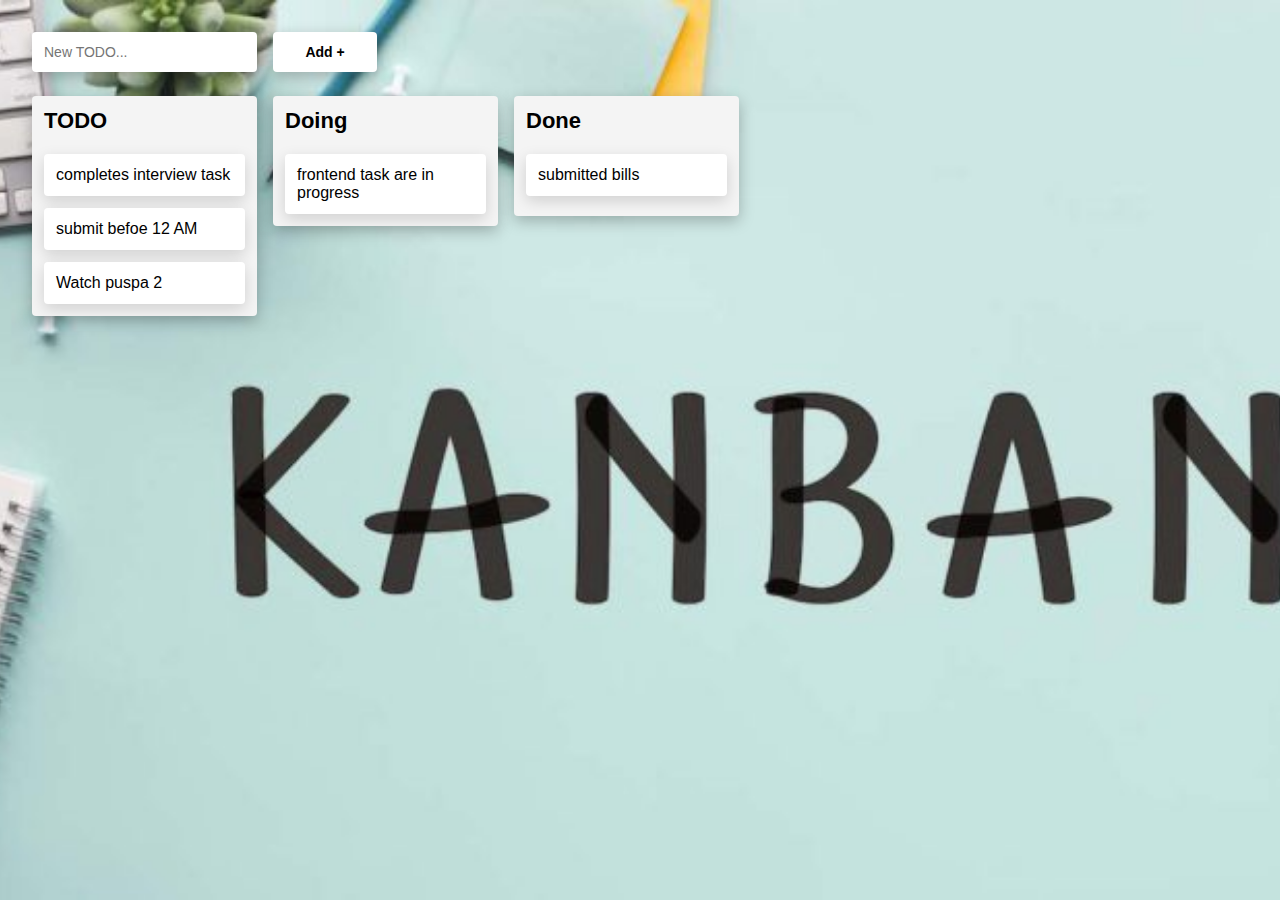
<file: kanban/index.html>
<!DOCTYPE html>
<html lang="en">
  <head>
    <meta charset="UTF-8" />
    <meta http-equiv="X-UA-Compatible" content="IE=edge" />
    <meta name="viewport" content="width=device-width, initial-scale=1.0" />
    <title>KANBAN BOARD</title>

    <link rel="stylesheet" href="style.css" />
    <script src="drag.js" defer></script>
    <script src="todo.js" defer></script>
  </head>
  <body>
    <div class="board">
      <form id="todo-form">
        <input type="text" placeholder="New TODO..." id="todo-input" />
        <button type="submit">Add +</button>
      </form>

      <div class="lanes">
        <div class="swim-lane" id="todo-lane">
          <h3 class="heading">TODO</h3>

          <p class="task" draggable="true">completes interview task</p>
          <p class="task" draggable="true">submit befoe 12 AM</p>
          <p class="task" draggable="true">Watch puspa 2</p>
        </div>

        <div class="swim-lane">
          <h3 class="heading">Doing</h3>

          <p class="task" draggable="true">frontend task are in progress</p>
        </div>

        <div class="swim-lane">
          <h3 class="heading">Done</h3>

          <p class="task" draggable="true">
            submitted bills
          </p>
        </div>
      </div>
    </div>
  </body>
</html>
</file>
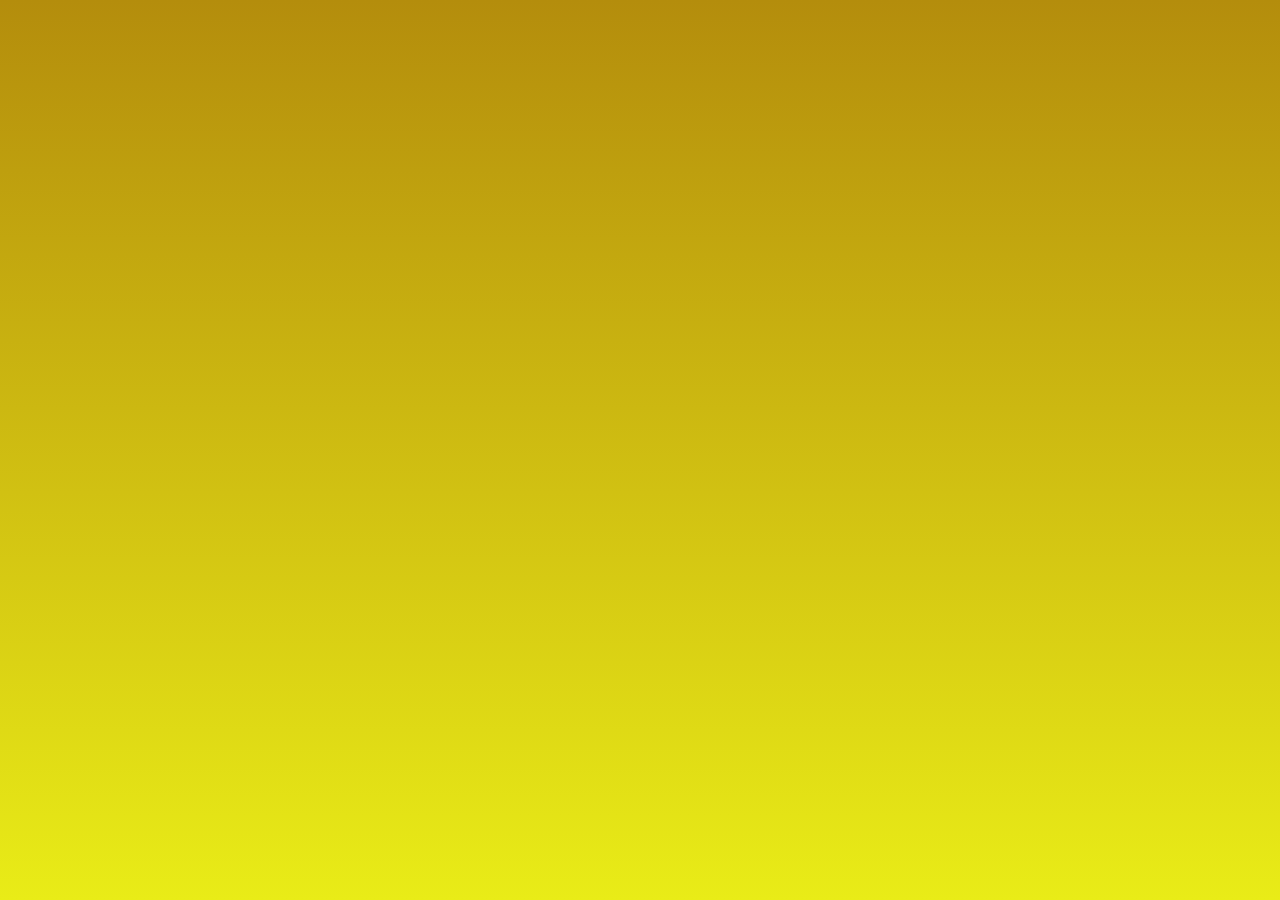
<file: task1/index.html>
<!DOCTYPE html>
<!-- Created By CodingNepal - www.codingnepalweb.com -->
<html lang="en">
<head>
    <meta charset="UTF-8">
    <meta name="viewport" content="width=device-width, initial-scale=1.0">
    <title>Vertical Card Slider | CodingNepal</title>
    <link rel="stylesheet" href="style.css">
</head>
<body>
  <div class="wrapper">
    <div class="outer">
      <div class="card" style="--delay:-1;">
        
        
      </div>
      <div class="card" style="--delay:0;">
       
      </div>
      <div class="card" style="--delay:1;">
       
      </div>
      <div class="card" style="--delay:2;">
        
      </div>
      <div class="card" style="--delay:2;">
        
      </div>
    </div>
  </div>

</body>
</html>
</file>
<file: task1/style.css>
*{
  margin: 0;
  padding: 0;
  box-sizing: border-box;
}
body{
  width: 100%;
  height: 100vh;
  display: flex;
  align-items: center;
  justify-content: center;
  background: linear-gradient(to bottom, #b48d0c 0%, #e9ec17 100%);
}
.wrapper .outer{
  display: flex;
  align-items: center;
  justify-content: center;
}
.wrapper .card{
  background: #fff;
  width: 300px;
  height: 300px;
  display: flex;
  align-items: center;
  padding: 20px;
  opacity: 0;
  pointer-events: none;
  position: absolute;
  justify-content: space-between;
  border-radius: 10px 10px 10px 10px;
  box-shadow: 0px 10px 15px rgba(0,0,0,0.1);
  animation: animate 15s linear infinite;
  animation-delay: calc(3s * var(--delay));
}

.outer:hover .card{
  animation-play-state: paused;
}
.wrapper .card:last-child{
  animation-delay: calc(-3s * var(--delay));
}
@keyframes animate {
  0%{
    opacity: 0;
    transform: translateY(100%) scale(0.5);
  }
  5%, 20%{
    opacity: 0.4;
    transform: translateY(100%) scale(0.7);
  }
  25%, 40%{
    opacity: 1;
    pointer-events: auto;
    transform: translateY(0%) scale(1);
  }
  45%, 60%{
    opacity: 0.4;
    transform: translateY(-100%) scale(0.7);
  }
  65%, 100%{
    opacity: 0;
    transform: translateY(-100%) scale(0.5);
  }
}
.card .content{
  display: flex;
  align-items: center;
}

.card .details{
  margin-left: 80px;
}


.card a:hover{
  transform: scale(0.94);
}
</file>
<file: kanban/style.css>
/* ---- RESET/BASIC STYLING ---- */
* {
    padding: 0;
    margin: 0;
    box-sizing: border-box;
    font-family: sans-serif;
  
    -ms-overflow-style: none; /* IE and Edge */
    scrollbar-width: none; /* Firefox */
  }
  
  *::-webkit-scrollbar {
    display: none;
  }
  
  .board {
    width: 100%;
    height: 100vh;
    overflow: scroll;
  
    background-image: url('images/kanban.jpg');
    background-position: center;
    background-size: cover;
  }
  
  /* ---- FORM ---- */
  #todo-form {
    padding: 32px 32px 0;
  }
  
  #todo-form input {
    padding: 12px;
    margin-right: 12px;
    width: 225px;
  
    border-radius: 4px;
    border: none;
  
    box-shadow: 0px 5px 15px rgba(0, 0, 0, 0.25);
    background: white;
  
    font-size: 14px;
    outline: none;
  }
  
  #todo-form button {
    padding: 12px 32px;
  
    border-radius: 4px;
    border: none;
  
    box-shadow: 0px 5px 15px rgba(0, 0, 0, 0.25);
    background: #ffffff;
    color: black;
  
    font-weight: bold;
    font-size: 14px;
    cursor: pointer;
  }
  
  /* ---- BOARD ---- */
  .lanes {
    display: flex;
    align-items: flex-start;
    justify-content: start;
    gap: 16px;
  
    padding: 24px 32px;
  
    overflow: scroll;
    height: 100%;
  }
  
  .heading {
    font-size: 22px;
    font-weight: bold;
    margin-bottom: 8px;
  }
  
  .swim-lane {
    display: flex;
    flex-direction: column;
    gap: 12px;
  
    background: #f4f4f4;
    box-shadow: 0px 5px 15px rgba(0, 0, 0, 0.25);
  
    padding: 12px;
    border-radius: 4px;
    width: 225px;
    min-height: 120px;
  
    flex-shrink: 0;
  }
  
  .task {
    background: white;
    color: black;
    box-shadow: 0px 5px 15px rgba(0, 0, 0, 0.15);
  
    padding: 12px;
    border-radius: 4px;
  
    font-size: 16px;
    cursor: move;
  }
  
  .is-dragging {
    scale: 1.05;
    box-shadow: 0px 5px 15px rgba(0, 0, 0, 0.25);
    background: rgb(50, 50, 50);
    color: white;
  }
</file>
